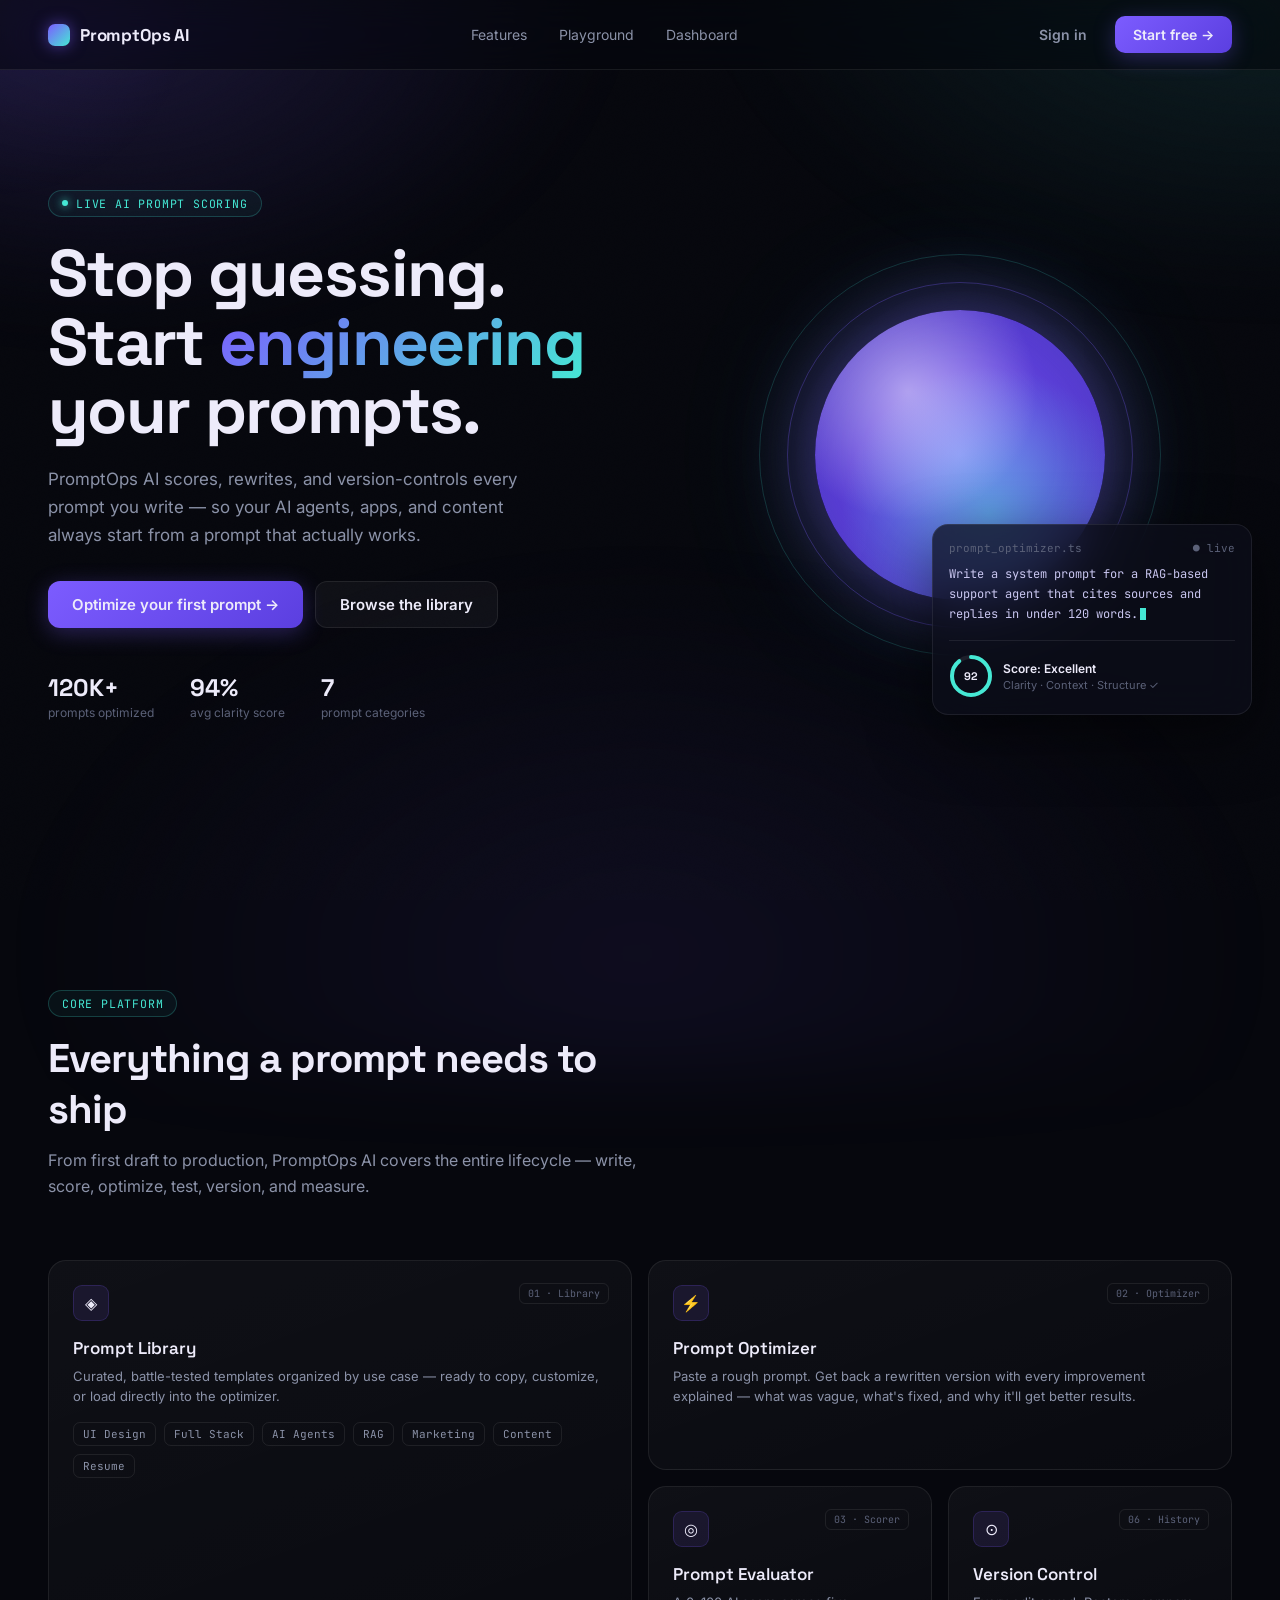
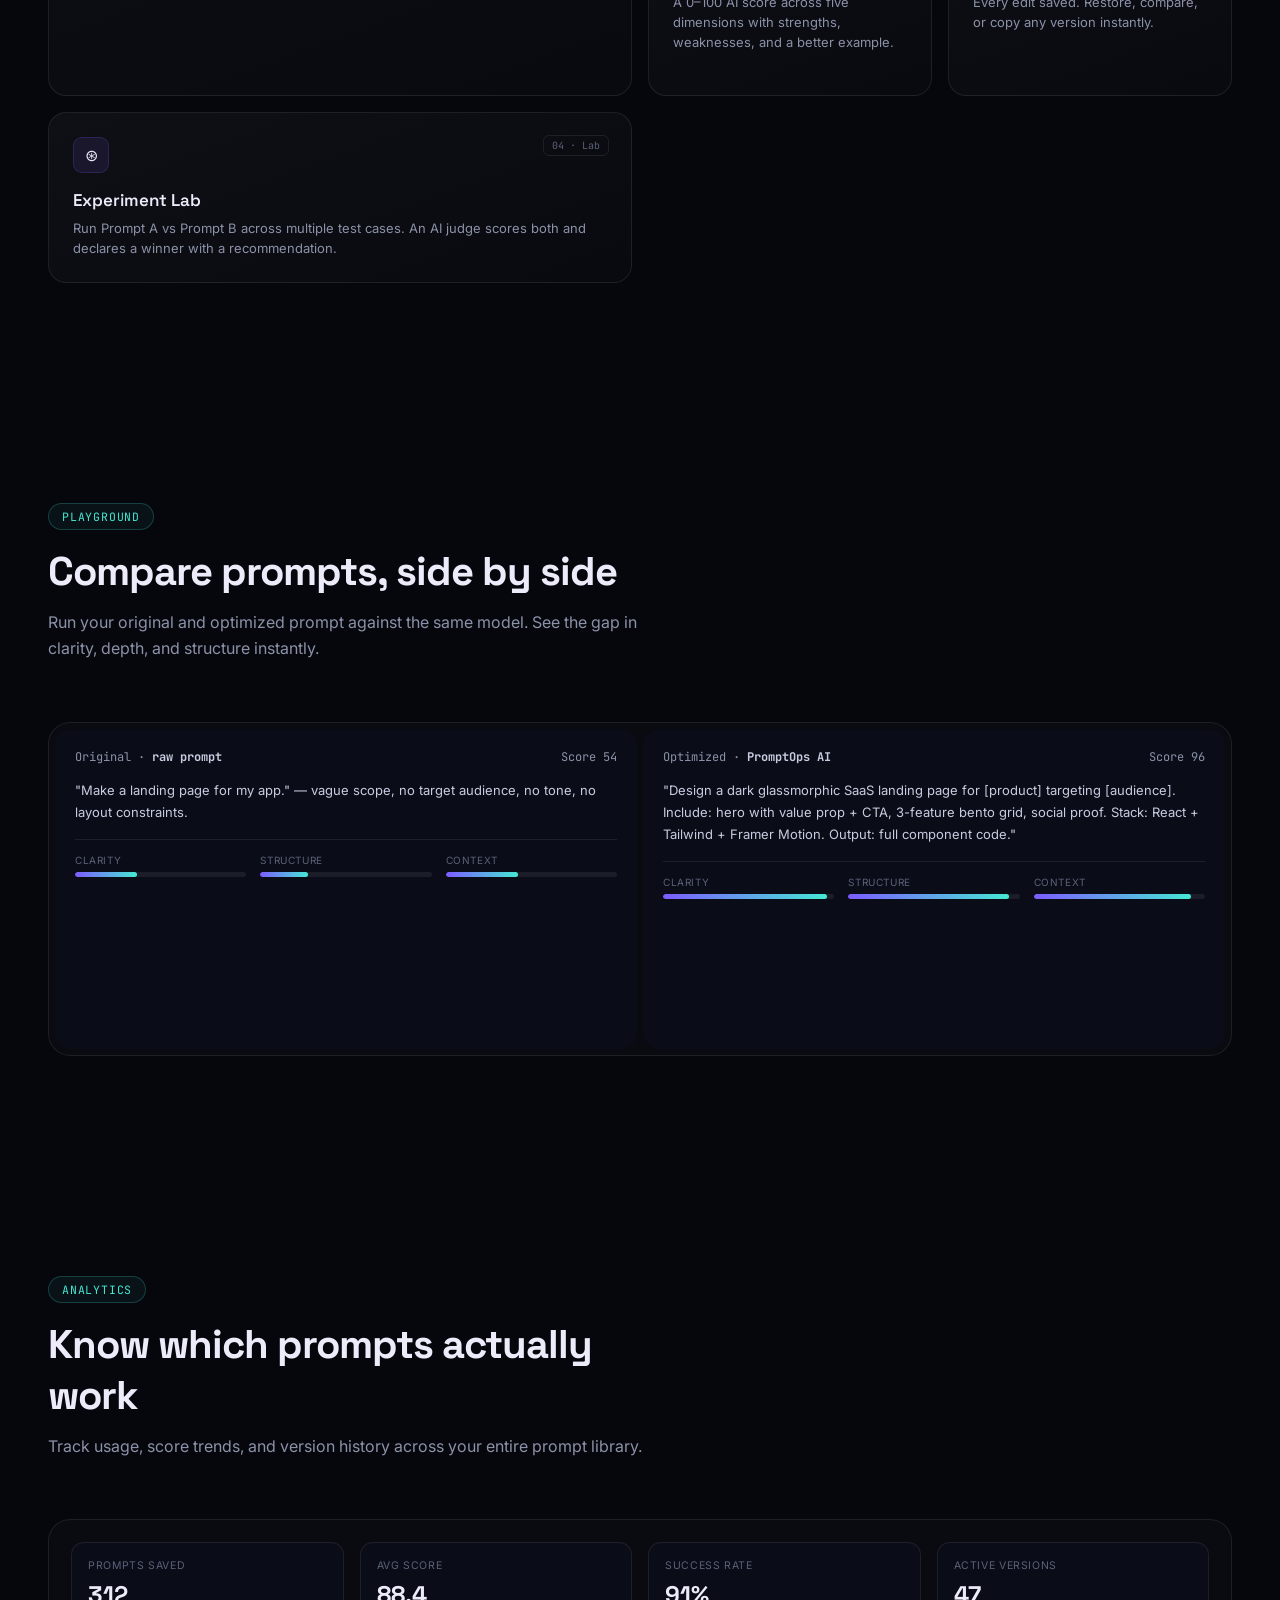
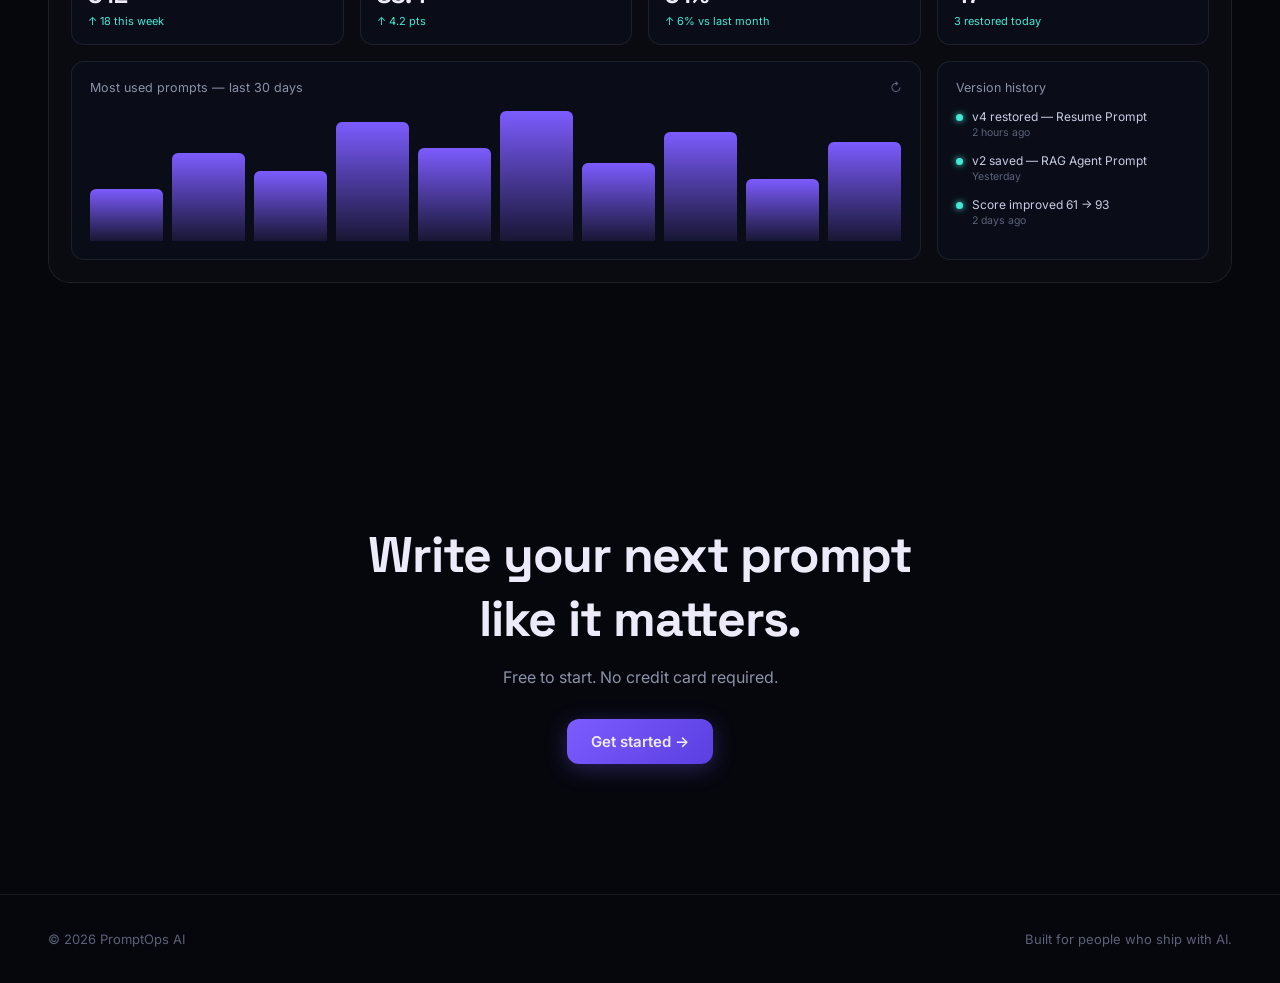
<file: frontend/index.html>
<!DOCTYPE html>
<html lang="en">
<head>
<meta charset="UTF-8">
<meta name="viewport" content="width=device-width, initial-scale=1.0">
<meta name="description" content="PromptOps AI — Score, optimize, and version-control every prompt you write.">
<title>PromptOps AI — Engineer better prompts</title>
<link rel="preconnect" href="https://fonts.googleapis.com">
<link href="https://fonts.googleapis.com/css2?family=Space+Grotesk:wght@400;500;600;700&family=Inter:wght@400;500;600&family=JetBrains+Mono:wght@400;500&display=swap" rel="stylesheet">
<link rel="stylesheet" href="css/landing.css">
</head>
<body>
<div class="aurora" aria-hidden="true"></div>
<div class="noise" aria-hidden="true"></div>
<div class="glow-cursor" id="glow" aria-hidden="true"></div>

<!-- NAV -->
<nav>
  <div class="brand"><span class="mark" aria-hidden="true"></span>PromptOps AI</div>
  <div class="nav-links" aria-label="Page sections">
    <a href="#features">Features</a>
    <a href="#playground">Playground</a>
    <a href="#dashboard">Dashboard</a>
  </div>
  <div class="nav-cta">
    <a href="login.html" class="btn btn-ghost">Sign in</a>
    <a href="signup.html" class="btn btn-primary">Start free →</a>
  </div>
</nav>

<!-- HERO -->
<section class="hero">
  <div>
    <span class="eyebrow"><span class="dot" aria-hidden="true"></span>Live AI prompt scoring</span>
    <h1>Stop guessing.<br>Start <span class="grad">engineering</span><br>your prompts.</h1>
    <p class="lead">PromptOps AI scores, rewrites, and version-controls every prompt you write — so your AI agents, apps, and content always start from a prompt that actually works.</p>
    <div class="hero-actions">
      <a href="login.html" class="btn btn-primary btn-lg">Optimize your first prompt →</a>
      <a href="login.html" class="btn btn-lg">Browse the library</a>
    </div>
    <div class="hero-stats" aria-label="Platform stats">
      <div class="stat"><div class="num">120K+</div><div class="lbl">prompts optimized</div></div>
      <div class="stat"><div class="num">94%</div><div class="lbl">avg clarity score</div></div>
      <div class="stat"><div class="num">7</div><div class="lbl">prompt categories</div></div>
    </div>
  </div>

  <div class="orb-stage" id="orbStage" aria-hidden="true">
    <div class="orb"></div>
    <div class="prompt-card">
      <div class="ph">
        <span>prompt_optimizer.ts</span>
        <span>● live</span>
      </div>
      <div class="typed-text" id="typed-text"></div>
      <div class="score-bar-row">
        <div class="mini-ring">
          <svg width="44" height="44" viewBox="0 0 44 44">
            <circle class="r-bg" cx="22" cy="22" r="19"></circle>
            <circle class="r-fg" cx="22" cy="22" r="19"></circle>
          </svg>
          <div class="r-val">92</div>
        </div>
        <div class="score-meta">
          <div class="st">Score: Excellent</div>
          <div class="ss">Clarity · Context · Structure ✓</div>
        </div>
      </div>
    </div>
  </div>
</section>

<!-- FEATURES -->
<section id="features">
  <div class="sec-head reveal">
    <span class="eyebrow">Core Platform</span>
    <h2>Everything a prompt needs to ship</h2>
    <p>From first draft to production, PromptOps AI covers the entire lifecycle — write, score, optimize, test, version, and measure.</p>
  </div>
  <div class="bento">
    <div class="bcard b1 reveal">
      <span class="btag">01 · Library</span>
      <div class="ico" aria-hidden="true">◈</div>
      <h3>Prompt Library</h3>
      <p>Curated, battle-tested templates organized by use case — ready to copy, customize, or load directly into the optimizer.</p>
      <div class="cat-pills" aria-label="Categories">
        <span class="pill">UI Design</span>
        <span class="pill">Full Stack</span>
        <span class="pill">AI Agents</span>
        <span class="pill">RAG</span>
        <span class="pill">Marketing</span>
        <span class="pill">Content</span>
        <span class="pill">Resume</span>
      </div>
    </div>
    <div class="bcard b2 reveal">
      <span class="btag">02 · Optimizer</span>
      <div class="ico" aria-hidden="true">⚡</div>
      <h3>Prompt Optimizer</h3>
      <p>Paste a rough prompt. Get back a rewritten version with every improvement explained — what was vague, what's fixed, and why it'll get better results.</p>
    </div>
    <div class="bcard b3 reveal">
      <span class="btag">03 · Scorer</span>
      <div class="ico" aria-hidden="true">◎</div>
      <h3>Prompt Evaluator</h3>
      <p>A 0–100 AI score across five dimensions with strengths, weaknesses, and a better example.</p>
    </div>
    <div class="bcard b4 reveal">
      <span class="btag">06 · History</span>
      <div class="ico" aria-hidden="true">⊙</div>
      <h3>Version Control</h3>
      <p>Every edit saved. Restore, compare, or copy any version instantly.</p>
    </div>
    <div class="bcard b5 reveal">
      <span class="btag">04 · Lab</span>
      <div class="ico" aria-hidden="true">⊛</div>
      <h3>Experiment Lab</h3>
      <p>Run Prompt A vs Prompt B across multiple test cases. An AI judge scores both and declares a winner with a recommendation.</p>
    </div>
  </div>
</section>

<!-- PLAYGROUND DEMO -->
<section id="playground">
  <div class="sec-head reveal">
    <span class="eyebrow">Playground</span>
    <h2>Compare prompts, side by side</h2>
    <p>Run your original and optimized prompt against the same model. See the gap in clarity, depth, and structure instantly.</p>
  </div>
  <div class="pg-wrap reveal">
    <div class="pg-pane">
      <div class="pg-pane-head">
        <span class="pg-model">Original · <b>raw prompt</b></span>
        <span class="pg-model">Score 54</span>
      </div>
      <div class="pg-out">"Make a landing page for my app." — vague scope, no target audience, no tone, no layout constraints.</div>
      <div class="metric-bar">
        <div class="metric"><div class="ml">Clarity</div><div class="mtrack"><div class="mfill" style="width:36%"></div></div></div>
        <div class="metric"><div class="ml">Structure</div><div class="mtrack"><div class="mfill" style="width:28%"></div></div></div>
        <div class="metric"><div class="ml">Context</div><div class="mtrack"><div class="mfill" style="width:42%"></div></div></div>
      </div>
    </div>
    <div class="pg-pane">
      <div class="pg-pane-head">
        <span class="pg-model">Optimized · <b>PromptOps AI</b></span>
        <span class="pg-model">Score 96</span>
      </div>
      <div class="pg-out">"Design a dark glassmorphic SaaS landing page for [product] targeting [audience]. Include: hero with value prop + CTA, 3-feature bento grid, social proof. Stack: React + Tailwind + Framer Motion. Output: full component code."</div>
      <div class="metric-bar">
        <div class="metric"><div class="ml">Clarity</div><div class="mtrack"><div class="mfill" style="width:96%"></div></div></div>
        <div class="metric"><div class="ml">Structure</div><div class="mtrack"><div class="mfill" style="width:94%"></div></div></div>
        <div class="metric"><div class="ml">Context</div><div class="mtrack"><div class="mfill" style="width:92%"></div></div></div>
      </div>
    </div>
  </div>
</section>

<!-- DASHBOARD PREVIEW -->
<section id="dashboard">
  <div class="sec-head reveal">
    <span class="eyebrow">Analytics</span>
    <h2>Know which prompts actually work</h2>
    <p>Track usage, score trends, and version history across your entire prompt library.</p>
  </div>
  <div class="dash-mock reveal">
    <div class="mkpi"><div class="ml">Prompts Saved</div><div class="mv">312</div><div class="md">↑ 18 this week</div></div>
    <div class="mkpi"><div class="ml">Avg Score</div><div class="mv">88.4</div><div class="md">↑ 4.2 pts</div></div>
    <div class="mkpi"><div class="ml">Success Rate</div><div class="mv">91%</div><div class="md">↑ 6% vs last month</div></div>
    <div class="mkpi"><div class="ml">Active Versions</div><div class="mv">47</div><div class="md">3 restored today</div></div>
    <div class="chart-card">
      <div class="ch"><span>Most used prompts — last 30 days</span><span style="color:var(--slate-dim)">↻</span></div>
      <div class="bars" id="bars"></div>
    </div>
    <div class="tl-card-mock">
      <div class="ch" style="margin-bottom:14px;font-size:12.5px;color:var(--slate);">Version history</div>
      <div class="tl-item"><div class="tl-d"></div><div><div class="tt">v4 restored — Resume Prompt</div><div class="ts">2 hours ago</div></div></div>
      <div class="tl-item"><div class="tl-d"></div><div><div class="tt">v2 saved — RAG Agent Prompt</div><div class="ts">Yesterday</div></div></div>
      <div class="tl-item"><div class="tl-d"></div><div><div class="tt">Score improved 61 → 93</div><div class="ts">2 days ago</div></div></div>
    </div>
  </div>
</section>

<!-- FINAL CTA -->
<section class="cta-section reveal">
  <h2>Write your next prompt<br>like it matters.</h2>
  <p>Free to start. No credit card required.</p>
  <a href="index.html" class="btn btn-primary btn-lg">Get started →</a>
</section>

<footer>
  <span>© 2026 PromptOps AI</span>
  <span>Built for people who ship with AI.</span>
</footer>

<script src="js/landing.js"></script>
</body>
</html>
</file>
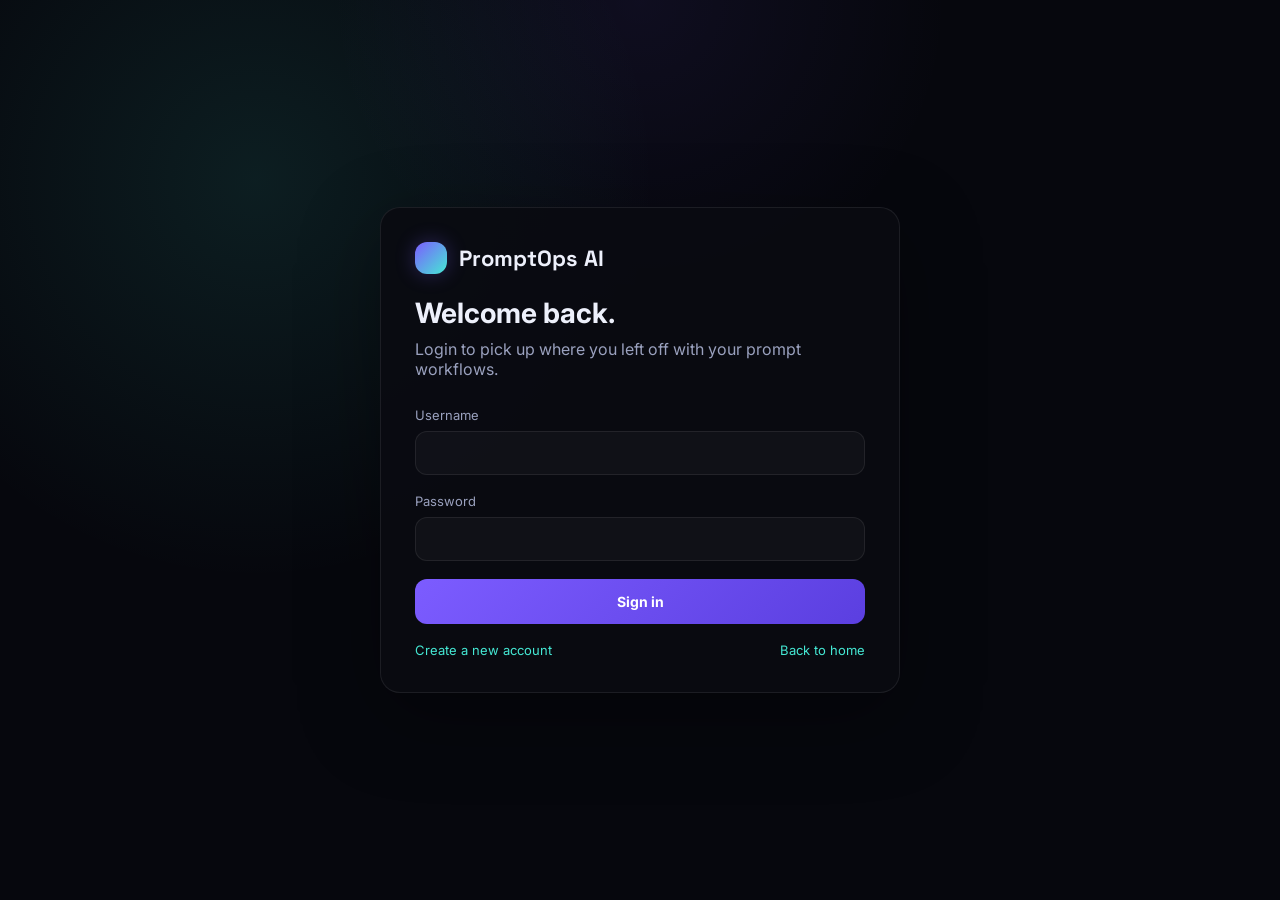
<file: frontend/app.html>
<!DOCTYPE html>
<html lang="en">
<head>
<meta charset="UTF-8">
<meta name="viewport" content="width=device-width, initial-scale=1.0">
<title>PromptOps AI — Workspace</title>
<link rel="preconnect" href="https://fonts.googleapis.com">
<link href="https://fonts.googleapis.com/css2?family=Space+Grotesk:wght@400;500;600;700&family=Inter:wght@400;500;600&family=JetBrains+Mono:wght@400;500&display=swap" rel="stylesheet">
<link rel="stylesheet" href="css/index.css">
</head>
<body>

<!-- Mobile topbar -->
<div class="mobile-bar" id="mobile-bar">
  <button class="hamburger" onclick="toggleSidebar()" aria-label="Open menu">☰</button>
  <div class="mark" style="width:20px;height:20px;border-radius:6px;background:linear-gradient(135deg,var(--violet),var(--cyan));"></div>
  <span class="brand-text">PromptOps AI</span>
</div>
<div class="sidebar-overlay" id="sidebar-overlay" onclick="toggleSidebar()"></div>

<div class="app">
  <!-- SIDEBAR -->
  <aside class="sidebar" id="sidebar" aria-label="Navigation">
    <div class="sidebar-top">
      <div class="brand">
        <div class="mark" role="presentation"></div>
        <span class="brand-text">PromptOps AI</span>
      </div>
    </div>
    <nav class="sidebar-nav" id="nav" aria-label="Main navigation"></nav>
    <div class="sidebar-foot">
      <button class="btn btn-ghost" id="logout-button" type="button">Logout</button>
      <a href="index.html">← Back to Home</a>
    </div>
  </aside>

  <!-- WORKSPACE -->
  <main class="workspace-wrap" id="workspace-wrap" role="main"></main>
</div>

<div id="toast-container" aria-live="polite" aria-atomic="false"></div>

<!--
  Script loading order (each file depends only on those above it):

  1. utils.js      - esc, toast, copyText, copyRaw, setLoading, showError
  2. api.js        - api(), API_BASE
  3. auth.js       - getAuthToken, clearAuthToken, redirectToLogin, verifyAuthToken
  4. navigation.js - PAGES, buildNav, toggleSidebar, greeting, goTo, renderPage, initPage
  5. analytics.js  - homeTpl, initHome, analyticsTpl, loadAnalytics
  6. evaluator.js  - evaluateTpl, runEvaluate, getScoreLabel, useBetterPrompt
  7. optimizer.js  - optimizeTpl, runOptimize, saveOptimizedVersion, evaluateOptimized
  8. library.js    - CATEGORIES, libraryTpl, loadLibrary, debouncedLibSearch,
                     selectCat, toggleFav, loadIntoOptimizer, loadIntoEvaluator
  9. playground.js - playgroundTpl, runPlayground
  10. experiments.js - abtestTpl, runABTest
  11. versions.js  - versionsTpl, saveVersion, loadVersions, filterVersions,
                     renderTimeline, restoreVersion, deleteVersion
  12. index.js     - wires logout button, calls buildNav(), boots app
-->
<script src="js/utils.js"></script>
<script src="js/api.js"></script>
<script src="js/auth.js"></script>
<script src="js/navigation.js"></script>
<script src="js/analytics.js"></script>
<script src="js/evaluator.js"></script>
<script src="js/optimizer.js"></script>
<script src="js/library.js"></script>
<script src="js/playground.js"></script>
<script src="js/experiments.js"></script>
<script src="js/versions.js"></script>
<script src="js/index.js"></script>

</body>
</html>
</file>
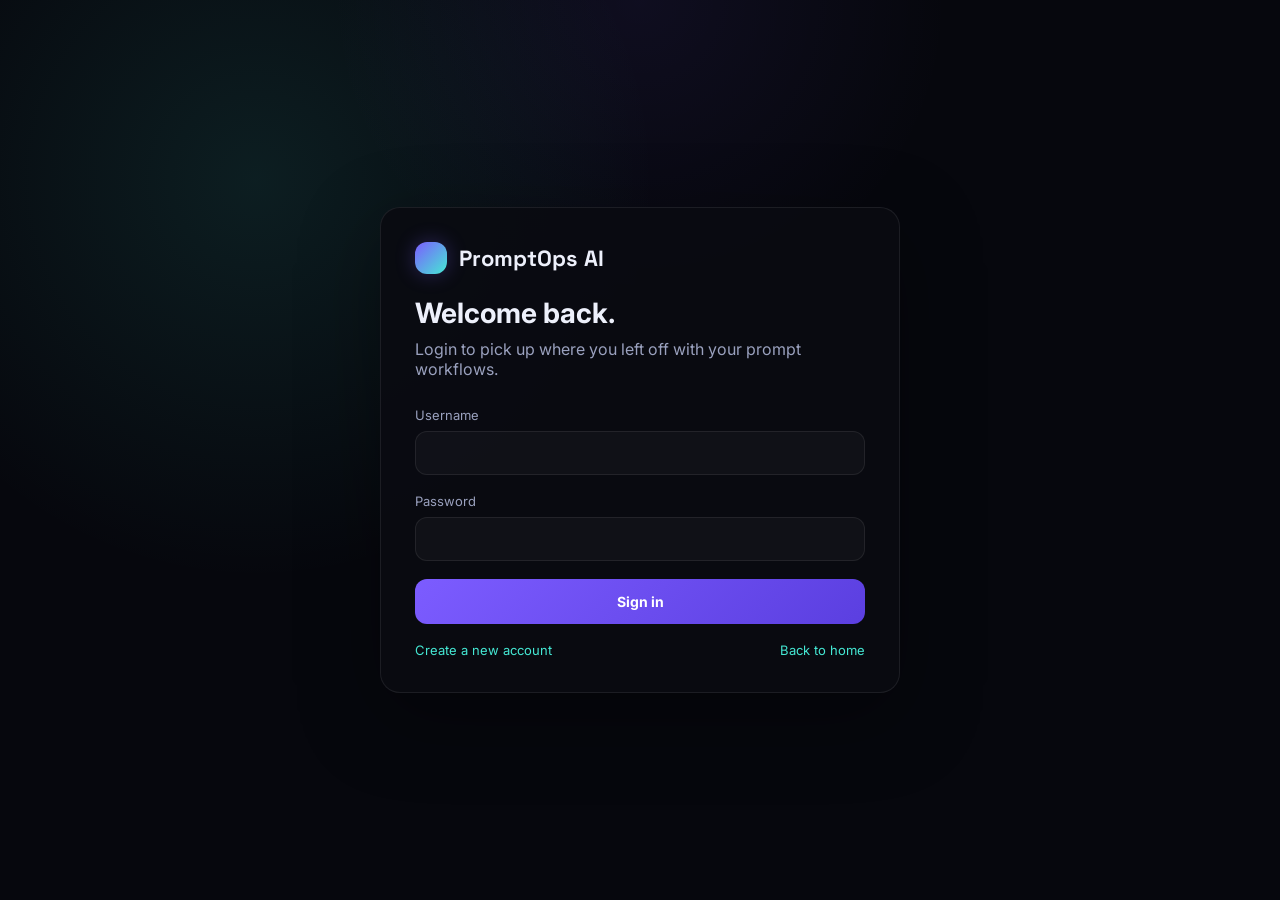
<file: frontend/login.html>
<!DOCTYPE html>
<html lang="en">
<head>
<meta charset="UTF-8">
<meta name="viewport" content="width=device-width, initial-scale=1.0">
<title>PromptOps AI — Login</title>
<link rel="preconnect" href="https://fonts.googleapis.com">
<link href="https://fonts.googleapis.com/css2?family=Space+Grotesk:wght@400;500;600;700&family=Inter:wght@400;500;600&family=JetBrains+Mono:wght@400;500&display=swap" rel="stylesheet">
<style>
:root {
  --bg: #06070d;
  --panel: #0d1020;
  --panel-2: #121624;
  --line: rgba(255,255,255,0.08);
  --ink: #edf0fb;
  --slate: #9aa1be;
  --violet: #7c5cff;
  --cyan: #45e8d4;
  --radius: 20px;
}
*, *::before, *::after { box-sizing: border-box; margin: 0; padding: 0; }
html, body { min-height: 100%; }
body {
  font-family: 'Inter', sans-serif;
  color: var(--ink);
  background: radial-gradient(circle at top, rgba(124,92,255,0.08), transparent 28%),
              radial-gradient(circle at 20% 20%, rgba(69,232,212,0.1), transparent 32%),
              var(--bg);
}
a { color: inherit; text-decoration: none; }
button { font-family: inherit; }
.page { display: grid; place-items: center; min-height: 100vh; padding: 24px; }
.card {
  width: min(520px, 100%);
  padding: 34px;
  border-radius: var(--radius);
  background: rgba(10,11,18,0.94);
  border: 1px solid var(--line);
  box-shadow: 0 24px 80px rgba(0,0,0,0.35);
}
.brand { display: flex; gap: 12px; align-items: center; margin-bottom: 24px; }
.mark { width: 32px; height: 32px; border-radius: 12px; background: linear-gradient(135deg, var(--violet), var(--cyan)); box-shadow: 0 0 20px rgba(124,92,255,0.3); }
.brand-text { font-family: 'Space Grotesk', sans-serif; font-size: 22px; font-weight: 700; }
.headline { font-size: 28px; line-height: 1.1; margin-bottom: 10px; }
.subline { color: var(--slate); margin-bottom: 28px; }
.form-group { margin-bottom: 18px; }
label { display: block; margin-bottom: 8px; font-size: 13px; color: var(--slate); }
input { width: 100%; border: 1px solid var(--line); border-radius: 12px; background: rgba(255,255,255,0.03); color: var(--ink); padding: 13px 14px; font-size: 14px; }
input:focus { outline: none; border-color: var(--violet); box-shadow: 0 0 0 3px rgba(124,92,255,0.12); }
.btn { display: inline-flex; align-items: center; justify-content: center; width: 100%; border: none; border-radius: 12px; padding: 14px 0; font-weight: 700; font-size: 14px; cursor: pointer; color: #fff; background: linear-gradient(135deg, var(--violet), #5b3fe0); transition: transform 0.18s, filter 0.18s; }
.btn:hover { filter: brightness(1.05); transform: translateY(-1px); }
.cta-row { margin-top: 18px; display: flex; justify-content: space-between; gap: 12px; flex-wrap: wrap; }
.cta-row a { color: var(--cyan); font-size: 13px; }
#error { margin-top: 12px; color: #ff9ca8; font-size: 13px; }
</style>
</head>
<body>
<div class="page">
  <div class="card">
    <div class="brand">
      <div class="mark" aria-hidden="true"></div>
      <div class="brand-text">PromptOps AI</div>
    </div>
    <div>
      <h1 class="headline">Welcome back.</h1>
      <p class="subline">Login to pick up where you left off with your prompt workflows.</p>
    </div>
    <form id="login-form">
      <div class="form-group">
        <label for="username">Username</label>
        <input id="username" name="username" type="text" autocomplete="username" required />
      </div>
      <div class="form-group">
        <label for="password">Password</label>
        <input id="password" name="password" type="password" autocomplete="current-password" required />
      </div>
      <button type="submit" class="btn">Sign in</button>
      <div id="error" role="alert" aria-live="polite"></div>
    </form>
    <div class="cta-row">
      <a href="signup.html">Create a new account</a>
      <a href="index.html">Back to home</a>
    </div>
  </div>
</div>
<script>
const API_BASE = "https://promptops-ai.onrender.com";
const AUTH_STORAGE_KEY = "promptops_auth_token";
const form = document.getElementById("login-form");
const errorEl = document.getElementById("error");
form.addEventListener("submit", async (event) => {
  event.preventDefault();
  errorEl.textContent = "";
  const username = form.username.value.trim();
  const password = form.password.value;
  if (!username || !password) {
    errorEl.textContent = "Username and password are required.";
    return;
  }
  try {
    const res = await fetch(`${API_BASE}/auth/login`, {
      method: "POST",
      headers: { "Content-Type": "application/json" },
      body: JSON.stringify({ username, password }),
    });
    const body = await res.json().catch(() => ({}));
    if (!res.ok) {
      errorEl.textContent = body.detail || "Login failed. Please check your credentials.";
      return;
    }
    localStorage.setItem(AUTH_STORAGE_KEY, body.access_token);
    window.location.href = "app.html";
  } catch (err) {
    errorEl.textContent = err.message || "Unable to connect to the server.";
  }
});
</script>
</body>
</html>
</file>
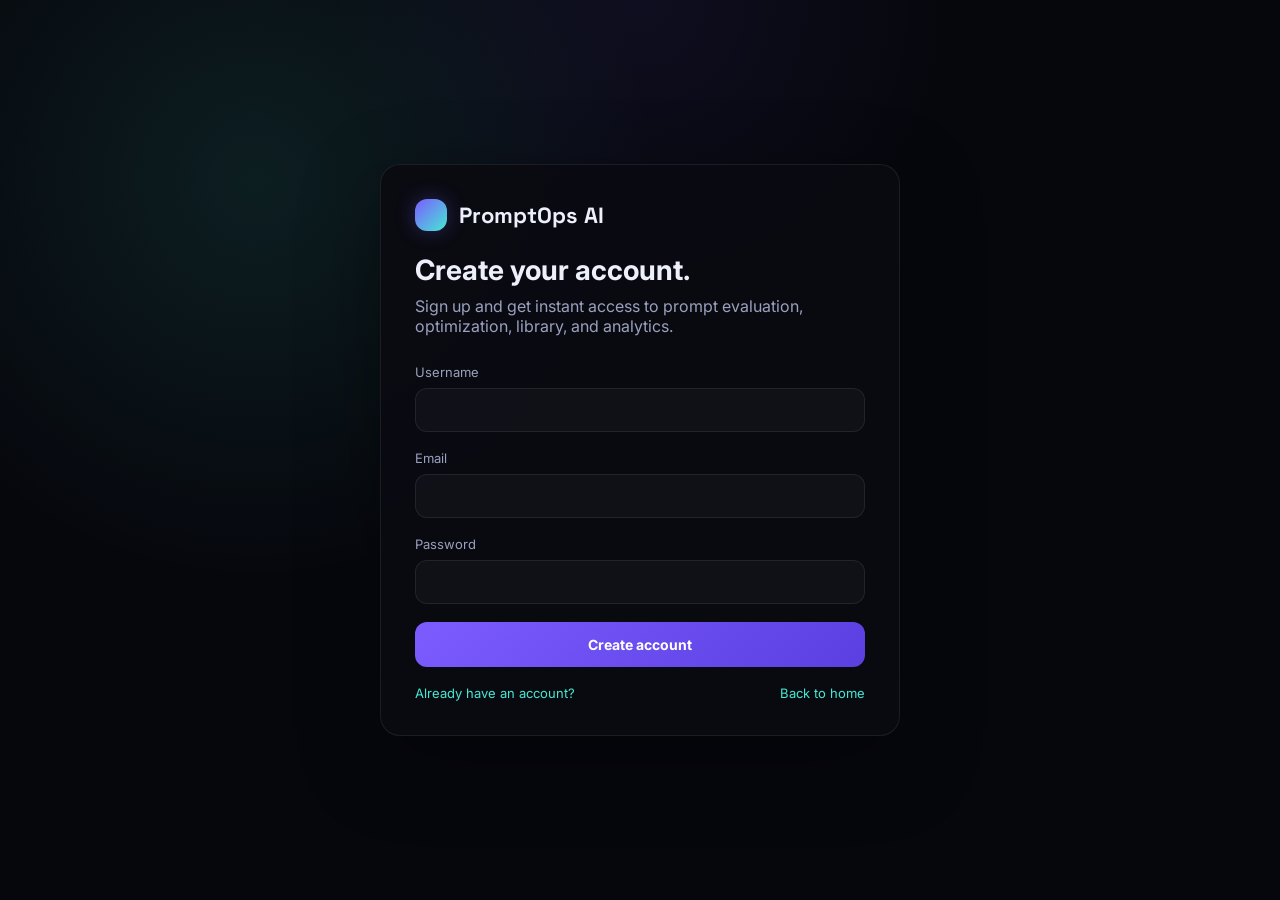
<file: frontend/signup.html>
<!DOCTYPE html>
<html lang="en">
<head>
<meta charset="UTF-8">
<meta name="viewport" content="width=device-width, initial-scale=1.0">
<title>PromptOps AI — Sign Up</title>
<link rel="preconnect" href="https://fonts.googleapis.com">
<link href="https://fonts.googleapis.com/css2?family=Space+Grotesk:wght@400;500;600;700&family=Inter:wght@400;500;600&family=JetBrains+Mono:wght@400;500&display=swap" rel="stylesheet">
<style>
:root {
  --bg: #06070d;
  --panel: #0d1020;
  --panel-2: #121624;
  --line: rgba(255,255,255,0.08);
  --ink: #edf0fb;
  --slate: #9aa1be;
  --violet: #7c5cff;
  --cyan: #45e8d4;
  --radius: 20px;
}
*, *::before, *::after { box-sizing: border-box; margin: 0; padding: 0; }
html, body { min-height: 100%; }
body {
  font-family: 'Inter', sans-serif;
  color: var(--ink);
  background: radial-gradient(circle at top, rgba(124,92,255,0.08), transparent 28%),
              radial-gradient(circle at 20% 20%, rgba(69,232,212,0.1), transparent 32%),
              var(--bg);
}
a { color: inherit; text-decoration: none; }
button { font-family: inherit; }
.page { display: grid; place-items: center; min-height: 100vh; padding: 24px; }
.card {
  width: min(520px, 100%);
  padding: 34px;
  border-radius: var(--radius);
  background: rgba(10,11,18,0.94);
  border: 1px solid var(--line);
  box-shadow: 0 24px 80px rgba(0,0,0,0.35);
}
.brand { display: flex; gap: 12px; align-items: center; margin-bottom: 24px; }
.mark { width: 32px; height: 32px; border-radius: 12px; background: linear-gradient(135deg, var(--violet), var(--cyan)); box-shadow: 0 0 20px rgba(124,92,255,0.3); }
.brand-text { font-family: 'Space Grotesk', sans-serif; font-size: 22px; font-weight: 700; }
.headline { font-size: 28px; line-height: 1.1; margin-bottom: 10px; }
.subline { color: var(--slate); margin-bottom: 28px; }
.form-group { margin-bottom: 18px; }
label { display: block; margin-bottom: 8px; font-size: 13px; color: var(--slate); }
input { width: 100%; border: 1px solid var(--line); border-radius: 12px; background: rgba(255,255,255,0.03); color: var(--ink); padding: 13px 14px; font-size: 14px; }
input:focus { outline: none; border-color: var(--violet); box-shadow: 0 0 0 3px rgba(124,92,255,0.12); }
.btn { display: inline-flex; align-items: center; justify-content: center; width: 100%; border: none; border-radius: 12px; padding: 14px 0; font-weight: 700; font-size: 14px; cursor: pointer; color: #fff; background: linear-gradient(135deg, var(--violet), #5b3fe0); transition: transform 0.18s, filter 0.18s; }
.btn:hover { filter: brightness(1.05); transform: translateY(-1px); }
.cta-row { margin-top: 18px; display: flex; justify-content: space-between; gap: 12px; flex-wrap: wrap; }
.cta-row a { color: var(--cyan); font-size: 13px; }
#error { margin-top: 12px; color: #ff9ca8; font-size: 13px; }
</style>
</head>
<body>
<div class="page">
  <div class="card">
    <div class="brand">
      <div class="mark" aria-hidden="true"></div>
      <div class="brand-text">PromptOps AI</div>
    </div>
    <div>
      <h1 class="headline">Create your account.</h1>
      <p class="subline">Sign up and get instant access to prompt evaluation, optimization, library, and analytics.</p>
    </div>
    <form id="signup-form">
      <div class="form-group">
        <label for="username">Username</label>
        <input id="username" name="username" type="text" autocomplete="username" required />
      </div>
      <div class="form-group">
        <label for="email">Email</label>
        <input id="email" name="email" type="email" autocomplete="email" required />
      </div>
      <div class="form-group">
        <label for="password">Password</label>
        <input id="password" name="password" type="password" autocomplete="new-password" required />
      </div>
      <button type="submit" class="btn">Create account</button>
      <div id="error" role="alert" aria-live="polite"></div>
    </form>
    <div class="cta-row">
      <a href="login.html">Already have an account?</a>
      <a href="index.html">Back to home</a>
    </div>
  </div>
</div>
<script>
const API_BASE = "https://promptops-ai.onrender.com";
const AUTH_STORAGE_KEY = "promptops_auth_token";
const form = document.getElementById("signup-form");
const errorEl = document.getElementById("error");
form.addEventListener("submit", async (event) => {
  event.preventDefault();
  errorEl.textContent = "";
  const username = form.username.value.trim();
  const email = form.email.value.trim();
  const password = form.password.value;
  if (!username || !email || !password) {
    errorEl.textContent = "All fields are required.";
    return;
  }
  try {
    const res = await fetch(`${API_BASE}/auth/signup`, {
      method: "POST",
      headers: { "Content-Type": "application/json" },
      body: JSON.stringify({ username, email, password }),
    });
    const body = await res.json().catch(() => ({}));
    if (!res.ok) {
      errorEl.textContent = body.detail || "Unable to create account.";
      return;
    }
    localStorage.setItem(AUTH_STORAGE_KEY, body.access_token);
    window.location.href = "app.html";
  } catch (err) {
    errorEl.textContent = err.message || "Unable to connect to the server.";
  }
});
</script>
</body>
</html>
</file>
<file: frontend/css/landing.css>
/* ── TOKENS ── */
:root {
  --bg: #06070d;
  --bg-2: #0a0d18;
  --violet: #7c5cff;
  --cyan: #45e8d4;
  --amber: #ffb454;
  --ink: #edebfa;
  --ink-2: #c8cce0;
  --slate: #8b92a8;
  --slate-dim: #5b6178;
  --line: rgba(255,255,255,0.08);
  --glass: rgba(255,255,255,0.04);
  --radius: 18px;
}

/* ── RESET ── */
*, *::before, *::after { margin: 0; padding: 0; box-sizing: border-box; }
html { scroll-behavior: smooth; }
body {
  background: var(--bg);
  color: var(--ink);
  font-family: 'Inter', sans-serif;
  overflow-x: hidden;
  -webkit-font-smoothing: antialiased;
}
a { color: inherit; text-decoration: none; }
::selection { background: rgba(124,92,255,0.35); }

@media (prefers-reduced-motion: reduce) {
  *, *::before, *::after { animation-duration: 0.01ms !important; transition-duration: 0.01ms !important; }
}

/* ── BG FX ── */
.noise {
  position: fixed; inset: 0; pointer-events: none; z-index: 1; opacity: 0.025; mix-blend-mode: overlay;
  background-image: url("data:image/svg+xml,%3Csvg xmlns='http://www.w3.org/2000/svg' width='120' height='120'%3E%3Cfilter id='n'%3E%3CfeTurbulence type='fractalNoise' baseFrequency='0.9' numOctaves='2' stitchTiles='stitch'/%3E%3C/filter%3E%3Crect width='100%25' height='100%25' filter='url(%23n)'/%3E%3C/svg%3E");
}
.aurora {
  position: fixed; inset: -20%; z-index: 0; pointer-events: none;
  background:
    radial-gradient(40% 35% at 20% 15%, rgba(124,92,255,0.18), transparent 70%),
    radial-gradient(45% 40% at 85% 10%, rgba(69,232,212,0.12), transparent 70%),
    radial-gradient(50% 45% at 50% 90%, rgba(124,92,255,0.08), transparent 70%);
  filter: blur(40px);
  animation: auroraShift 24s ease-in-out infinite alternate;
}
@keyframes auroraShift { 0% { transform: translate(0,0); } 100% { transform: translate(2%,3%); } }

.glow-cursor {
  position: fixed; width: 400px; height: 400px; border-radius: 50%;
  background: radial-gradient(circle, rgba(124,92,255,0.09), transparent 70%);
  pointer-events: none; z-index: 1; transform: translate(-50%,-50%);
  transition: opacity 0.3s; will-change: left, top;
}

/* ── NAV ── */
nav {
  position: sticky; top: 0; z-index: 50;
  display: flex; align-items: center; justify-content: space-between;
  padding: 16px 48px;
  backdrop-filter: blur(18px) saturate(140%);
  background: rgba(6,7,13,0.6);
  border-bottom: 1px solid var(--line);
}
.brand { display: flex; align-items: center; gap: 10px; font-family: 'Space Grotesk', sans-serif; font-weight: 700; font-size: 17px; letter-spacing: -0.01em; }
.brand .mark { width: 22px; height: 22px; border-radius: 7px; background: linear-gradient(135deg,var(--violet),var(--cyan)); box-shadow: 0 0 16px rgba(124,92,255,0.55); }
.nav-links { display: flex; gap: 32px; font-size: 14px; }
.nav-links a { color: var(--slate); transition: color 0.2s; }
.nav-links a:hover { color: var(--ink); }
.nav-cta { display: flex; gap: 10px; align-items: center; }

/* ── BUTTONS ── */
.btn {
  font-family: 'Inter', sans-serif; font-size: 14px; font-weight: 600;
  padding: 10px 18px; border-radius: 10px; border: 1px solid var(--line);
  background: var(--glass); color: var(--ink); cursor: pointer;
  transition: border-color 0.2s, background 0.2s, transform 0.15s, box-shadow 0.2s;
  display: inline-flex; align-items: center; gap: 7px;
  text-decoration: none;
}
.btn:hover { border-color: rgba(124,92,255,0.4); background: rgba(124,92,255,0.07); }
.btn:active { transform: scale(0.98); }
.btn-primary { background: linear-gradient(135deg,var(--violet),#5b3fe0); border: none; box-shadow: 0 5px 22px rgba(124,92,255,0.3); }
.btn-primary:hover { box-shadow: 0 8px 28px rgba(124,92,255,0.5); transform: translateY(-1px); }
.btn-ghost { background: transparent; border: none; color: var(--slate); }
.btn-ghost:hover { color: var(--ink); background: transparent; border: none; }
.btn-lg { padding: 13px 24px; font-size: 15px; border-radius: 12px; }

/* ── EYEBROW ── */
.eyebrow {
  display: inline-flex; align-items: center; gap: 8px;
  font-family: 'JetBrains Mono', monospace; font-size: 11.5px; letter-spacing: 0.07em;
  color: var(--cyan); text-transform: uppercase;
  border: 1px solid rgba(69,232,212,0.22); border-radius: 100px; padding: 5px 13px;
  background: rgba(69,232,212,0.05);
}
.eyebrow .dot { width: 6px; height: 6px; border-radius: 50%; background: var(--cyan); box-shadow: 0 0 8px var(--cyan); animation: pulse 2s infinite; }
@keyframes pulse { 0%,100% { opacity: 1; } 50% { opacity: 0.3; } }

/* ── SECTIONS ── */
section { position: relative; z-index: 2; padding: 110px 48px; }

/* ── HERO ── */
.hero { display: grid; grid-template-columns: 1.05fr 0.95fr; gap: 40px; align-items: center; min-height: 90vh; padding-top: 70px; }
.hero h1 { font-family: 'Space Grotesk', sans-serif; font-weight: 700; font-size: clamp(38px,5.2vw,66px); line-height: 1.04; letter-spacing: -0.025em; margin: 22px 0 20px; }
.hero h1 .grad { background: linear-gradient(135deg,var(--violet),var(--cyan)); -webkit-background-clip: text; background-clip: text; color: transparent; }
.hero p.lead { font-size: 17px; color: var(--slate); max-width: 480px; line-height: 1.65; margin-bottom: 32px; }
.hero-actions { display: flex; gap: 12px; margin-bottom: 44px; flex-wrap: wrap; }
.hero-stats { display: flex; gap: 36px; }
.stat .num { font-family: 'Space Grotesk', sans-serif; font-size: 24px; font-weight: 700; }
.stat .lbl { font-size: 12px; color: var(--slate-dim); margin-top: 2px; }

/* ── ORB ── */
.orb-stage { position: relative; height: 540px; display: flex; align-items: center; justify-content: center; }
.orb {
  position: relative; width: 290px; height: 290px; border-radius: 50%;
  background:
    radial-gradient(circle at 32% 28%, rgba(255,255,255,0.48), transparent 45%),
    radial-gradient(circle at 60% 70%, rgba(69,232,212,0.48), transparent 55%),
    radial-gradient(circle at 50% 50%, #8e6cff, #4a2fcb 70%, #1a0f66 100%);
  box-shadow: 0 0 80px rgba(124,92,255,0.5), 0 0 160px rgba(69,232,212,0.14), inset 0 0 60px rgba(255,255,255,0.12);
  animation: orbFloat 6s ease-in-out infinite;
  will-change: transform;
}
@keyframes orbFloat { 0%,100% { transform: translateY(0); } 50% { transform: translateY(-14px); } }
.orb::before, .orb::after {
  content: ''; position: absolute; border-radius: 50%; border: 1px solid rgba(124,92,255,0.3);
}
.orb::before { inset: -28px; animation: ringSpin 14s linear infinite; }
.orb::after { inset: -56px; border-color: rgba(69,232,212,0.18); animation: ringSpin 22s linear infinite reverse; }
@keyframes ringSpin { to { transform: rotate(360deg); } }
.particle {
  position: absolute; width: 4px; height: 4px; border-radius: 50%;
  background: var(--cyan); box-shadow: 0 0 7px var(--cyan); opacity: 0;
  animation: floatP linear infinite;
  will-change: transform, opacity;
}
@keyframes floatP { 0% { transform: translate(0,0); opacity: 0; } 10% { opacity: 0.85; } 100% { transform: translate(var(--dx),var(--dy)); opacity: 0; } }

/* ── PROMPT CARD ── */
.prompt-card {
  position: absolute; bottom: 10px; right: -20px; width: 320px;
  background: rgba(12,14,26,0.75); border: 1px solid var(--line); border-radius: 16px;
  backdrop-filter: blur(20px); padding: 16px; box-shadow: 0 20px 60px rgba(0,0,0,0.5);
  animation: cardFloat 7s ease-in-out infinite;
}
@keyframes cardFloat { 0%,100% { transform: translateY(0); } 50% { transform: translateY(10px); } }
.prompt-card .ph { display: flex; justify-content: space-between; align-items: center; margin-bottom: 10px; }
.prompt-card .ph span { font-family: 'JetBrains Mono', monospace; font-size: 11px; color: var(--slate-dim); }
.typed-text { font-family: 'JetBrains Mono', monospace; font-size: 12px; color: #c9c6f0; line-height: 1.65; min-height: 62px; }
.cursor-blink { display: inline-block; width: 6px; height: 12px; background: var(--cyan); margin-left: 2px; animation: blink 1s steps(1) infinite; vertical-align: middle; }
@keyframes blink { 50% { opacity: 0; } }

.score-bar-row { display: flex; align-items: center; gap: 10px; margin-top: 13px; padding-top: 13px; border-top: 1px solid var(--line); }
.mini-ring { position: relative; width: 44px; height: 44px; flex-shrink: 0; }
.mini-ring svg { transform: rotate(-90deg); }
.mini-ring circle { fill: none; stroke-width: 4; }
.mini-ring .r-bg { stroke: rgba(255,255,255,0.08); }
.mini-ring .r-fg { stroke: var(--cyan); stroke-linecap: round; stroke-dasharray: 122; stroke-dashoffset: 122; animation: scoreFill 2.4s 0.5s ease-out forwards; }
@keyframes scoreFill { to { stroke-dashoffset: 16; } }
.mini-ring .r-val { position: absolute; inset: 0; display: flex; align-items: center; justify-content: center; font-size: 11px; font-weight: 700; font-family: 'Space Grotesk', sans-serif; }
.score-meta .st { font-size: 12px; font-weight: 600; }
.score-meta .ss { font-size: 11px; color: var(--slate-dim); margin-top: 2px; }

/* ── SECTION HEADERS ── */
.sec-head { max-width: 620px; margin-bottom: 60px; }
.sec-head h2 { font-family: 'Space Grotesk', sans-serif; font-size: clamp(28px,3.2vw,40px); font-weight: 700; letter-spacing: -0.025em; margin: 16px 0 12px; }
.sec-head p { color: var(--slate); font-size: 16px; line-height: 1.65; }

/* ── BENTO ── */
.bento { display: grid; grid-template-columns: repeat(4,1fr); grid-template-rows: repeat(2, 210px); gap: 16px; }
.bcard {
  position: relative; border-radius: var(--radius); border: 1px solid var(--line);
  background: linear-gradient(160deg, rgba(255,255,255,0.04), rgba(255,255,255,0.015));
  padding: 24px; overflow: hidden; transition: transform 0.3s, border-color 0.3s, box-shadow 0.3s;
}
.bcard:hover { transform: translateY(-5px); border-color: rgba(124,92,255,0.35); box-shadow: 0 18px 46px rgba(124,92,255,0.1); }
.bcard::before {
  content: ''; position: absolute; inset: 0; opacity: 0; transition: opacity 0.3s;
  background: radial-gradient(200px circle at var(--mx,50%) var(--my,50%), rgba(124,92,255,0.15), transparent 70%);
}
.bcard:hover::before { opacity: 1; }
.bcard .ico { width: 36px; height: 36px; border-radius: 9px; display: flex; align-items: center; justify-content: center; margin-bottom: 16px; background: rgba(124,92,255,0.1); border: 1px solid rgba(124,92,255,0.2); font-size: 16px; }
.bcard h3 { font-family: 'Space Grotesk', sans-serif; font-size: 17px; font-weight: 600; margin-bottom: 7px; position: relative; z-index: 2; }
.bcard p { font-size: 13px; color: var(--slate); line-height: 1.55; position: relative; z-index: 2; }
.bcard .btag { position: absolute; top: 22px; right: 22px; font-family: 'JetBrains Mono', monospace; font-size: 10px; color: var(--slate-dim); border: 1px solid var(--line); padding: 3px 8px; border-radius: 6px; }
.b1 { grid-column: span 2; grid-row: span 2; }
.b2 { grid-column: span 2; }
.b3 { grid-column: span 1; }
.b4 { grid-column: span 1; }
.b5 { grid-column: span 2; }

.cat-pills { display: flex; flex-wrap: wrap; gap: 8px; margin-top: 16px; position: relative; z-index: 2; }
.pill { font-size: 11px; font-family: 'JetBrains Mono', monospace; padding: 4px 9px; border-radius: 7px; border: 1px solid var(--line); color: var(--slate); }

/* ── PLAYGROUND SECTION ── */
.pg-wrap {
  border-radius: 22px; border: 1px solid var(--line); background: rgba(255,255,255,0.02);
  padding: 6px; display: grid; grid-template-columns: 1fr 1fr; gap: 6px;
}
.pg-pane { background: var(--bg-2); border-radius: 16px; padding: 20px; min-height: 320px; }
.pg-pane-head { display: flex; justify-content: space-between; align-items: center; margin-bottom: 14px; }
.pg-model { font-family: 'JetBrains Mono', monospace; font-size: 12px; color: var(--slate); }
.pg-model b { color: var(--ink-2); }
.pg-out { font-size: 13px; color: var(--ink-2); line-height: 1.7; }
.metric-bar { display: flex; gap: 14px; margin-top: 16px; padding-top: 14px; border-top: 1px solid var(--line); }
.metric { flex: 1; }
.metric .ml { font-size: 10px; color: var(--slate-dim); text-transform: uppercase; letter-spacing: .06em; margin-bottom: 6px; }
.metric .mtrack { height: 5px; border-radius: 3px; background: rgba(255,255,255,0.07); overflow: hidden; }
.metric .mfill { height: 100%; border-radius: 3px; background: linear-gradient(90deg,var(--violet),var(--cyan)); }

/* ── DASHBOARD MOCK ── */
.dash-mock {
  border-radius: 22px; border: 1px solid var(--line); background: rgba(255,255,255,0.02);
  padding: 22px; display: grid; grid-template-columns: repeat(4,1fr); gap: 16px;
}
.mkpi { background: var(--bg-2); border-radius: 13px; padding: 16px; border: 1px solid var(--line); }
.mkpi .ml { font-size: 10.5px; color: var(--slate-dim); text-transform: uppercase; letter-spacing: .06em; }
.mkpi .mv { font-family: 'Space Grotesk', sans-serif; font-size: 24px; font-weight: 700; margin-top: 7px; }
.mkpi .md { font-size: 11px; color: var(--cyan); margin-top: 4px; }
.chart-card { grid-column: span 3; background: var(--bg-2); border-radius: 13px; padding: 18px; border: 1px solid var(--line); }
.chart-card .ch { display: flex; justify-content: space-between; margin-bottom: 16px; font-size: 12.5px; color: var(--slate); }
.bars { display: flex; align-items: flex-end; gap: 9px; height: 130px; }
.bars .bar { flex: 1; border-radius: 6px 6px 0 0; background: linear-gradient(180deg,var(--violet),rgba(124,92,255,0.12)); transition: height 1s ease; }
.tl-card-mock { grid-column: span 1; background: var(--bg-2); border-radius: 13px; padding: 18px; border: 1px solid var(--line); }
.tl-item { display: flex; gap: 9px; margin-bottom: 14px; align-items: flex-start; }
.tl-d { width: 7px; height: 7px; border-radius: 50%; background: var(--cyan); margin-top: 5px; flex-shrink: 0; box-shadow: 0 0 6px var(--cyan); }
.tl-item .tt { font-size: 12px; color: var(--ink-2); }
.tl-item .ts { font-size: 10.5px; color: var(--slate-dim); margin-top: 2px; }

/* ── CTA ── */
.cta-section { text-align: center; padding: 130px 48px; }
.cta-section h2 { font-family: 'Space Grotesk', sans-serif; font-size: clamp(30px,4.2vw,50px); font-weight: 700; letter-spacing: -0.025em; margin-bottom: 16px; }
.cta-section p { color: var(--slate); margin-bottom: 32px; font-size: 16px; }

/* ── FOOTER ── */
footer { padding: 36px 48px; border-top: 1px solid var(--line); display: flex; justify-content: space-between; color: var(--slate-dim); font-size: 13px; flex-wrap: wrap; gap: 10px; }

/* ── REVEAL ── */
.reveal { opacity: 0; transform: translateY(22px); transition: opacity 0.65s ease, transform 0.65s ease; }
.reveal.in { opacity: 1; transform: translateY(0); }

/* ── RESPONSIVE ── */
@media (max-width: 980px) {
  .hero { grid-template-columns: 1fr; min-height: auto; padding-top: 60px; }
  .orb-stage { height: 300px; }
  .orb { width: 200px; height: 200px; }
  .prompt-card { display: none; }
  .bento { grid-template-columns: repeat(2,1fr); grid-template-rows: auto; }
  .b1,.b2,.b5 { grid-column: span 2; }
  .pg-wrap { grid-template-columns: 1fr; }
  .dash-mock { grid-template-columns: repeat(2,1fr); }
  .chart-card,.tl-card-mock { grid-column: span 2; }
  nav { padding: 14px 20px; }
  .nav-links { display: none; }
  section { padding: 72px 20px; }
  footer { padding: 30px 20px; }
}
</file>
<file: frontend/css/index.css>
:root {
  --bg: #07080f;
  --panel: #0e1018;
  --panel-2: #13161f;
  --panel-3: #181c28;
  --line: rgba(255,255,255,0.08);
  --line-2: rgba(255,255,255,0.13);
  --ink: #eef0f8;
  --ink-2: #c8ccdc;
  --slate: #8b93ab;
  --slate-dim: #5a6178;
  --violet: #7c5cff;
  --violet-dim: rgba(124,92,255,0.12);
  --cyan: #45e8d4;
  --cyan-dim: rgba(69,232,212,0.1);
  --amber: #ffb454;
  --red: #ff6b6b;
  --green: #4ade80;
  --radius: 14px;
  --sidebar-w: 224px;
  --font-mono: 'JetBrains Mono', monospace;
  --font-display: 'Space Grotesk', sans-serif;
}

*, *::before, *::after { box-sizing: border-box; margin: 0; padding: 0; }
html { height: 100%; }
body {
  margin: 0;
  background: var(--bg);
  color: var(--ink);
  font-family: 'Inter', system-ui, sans-serif;
  font-size: 14px;
  line-height: 1.6;
  overflow: hidden;
  height: 100vh;
  -webkit-font-smoothing: antialiased;
}
a { color: inherit; text-decoration: none; }
button { font-family: inherit; cursor: pointer; }
::selection { background: rgba(124,92,255,0.35); }

::-webkit-scrollbar { width: 6px; }
::-webkit-scrollbar-track { background: transparent; }
::-webkit-scrollbar-thumb { background: var(--line-2); border-radius: 3px; }
::-webkit-scrollbar-thumb:hover { background: var(--slate-dim); }

.app { display: flex; height: 100vh; }

.sidebar {
  width: var(--sidebar-w);
  flex-shrink: 0;
  background: var(--panel);
  border-right: 1px solid var(--line);
  display: flex;
  flex-direction: column;
  padding: 0;
  overflow: hidden;
}
.sidebar-top {
  padding: 18px 14px 14px;
  border-bottom: 1px solid var(--line);
}
.brand {
  display: flex;
  align-items: center;
  gap: 9px;
  padding: 2px 8px 16px;
}
.brand .mark {
  width: 22px; height: 22px;
  border-radius: 7px;
  background: linear-gradient(135deg, var(--violet), var(--cyan));
  box-shadow: 0 0 14px rgba(124,92,255,0.5);
  flex-shrink: 0;
}
.brand-text {
  font-family: var(--font-display);
  font-weight: 700;
  font-size: 14.5px;
  letter-spacing: -0.01em;
}
.sidebar-label {
  font-size: 10px;
  text-transform: uppercase;
  letter-spacing: 0.08em;
  color: var(--slate-dim);
  font-weight: 600;
  padding: 0 8px;
  margin-bottom: 6px;
}
.sidebar-nav {
  flex: 1;
  overflow-y: auto;
  padding: 14px;
  display: flex;
  flex-direction: column;
  gap: 2px;
}
.nav-btn {
  display: flex;
  align-items: center;
  gap: 10px;
  background: transparent;
  border: none;
  color: var(--slate);
  padding: 9px 10px;
  border-radius: 10px;
  font-size: 13px;
  font-weight: 500;
  text-align: left;
  width: 100%;
  transition: background 0.15s, color 0.15s;
  position: relative;
}
.nav-btn .ic {
  font-size: 14px;
  width: 20px;
  text-align: center;
  flex-shrink: 0;
}
.nav-btn:hover { background: var(--panel-2); color: var(--ink-2); }
.nav-btn.active {
  background: var(--violet-dim);
  color: var(--ink);
  font-weight: 600;
}
.nav-btn.active::before {
  content: '';
  position: absolute;
  left: 0; top: 6px; bottom: 6px;
  width: 2.5px;
  border-radius: 0 2px 2px 0;
  background: var(--violet);
}
.sidebar-foot {
  padding: 14px;
  border-top: 1px solid var(--line);
  font-size: 11.5px;
  color: var(--slate-dim);
}
.sidebar-foot a { color: var(--slate-dim); transition: color 0.15s; }
.sidebar-foot a:hover { color: var(--slate); }

.workspace-wrap { flex: 1; overflow-y: auto; background: var(--bg); }
.workspace {
  padding: 32px 40px;
  max-width: 1100px;
  margin: 0 auto;
  opacity: 0;
  transform: translateY(8px);
  transition: opacity 0.22s ease, transform 0.22s ease;
}
.workspace.active { opacity: 1; transform: translateY(0); }

.page-head { margin-bottom: 28px; }
.page-head h2 {
  font-family: var(--font-display);
  font-size: 20px;
  font-weight: 700;
  letter-spacing: -0.02em;
  margin-bottom: 4px;
}
.page-head p { color: var(--slate); font-size: 13.5px; }

.card {
  background: var(--panel);
  border: 1px solid var(--line);
  border-radius: var(--radius);
  padding: 22px;
  margin-bottom: 16px;
}
.card-head {
  display: flex;
  align-items: center;
  justify-content: space-between;
  margin-bottom: 16px;
}
.card-head h3 {
  font-size: 13.5px;
  font-weight: 600;
  letter-spacing: -0.01em;
}
.card-subtitle { font-size: 12px; color: var(--slate); margin-top: 2px; }

label {
  display: block;
  font-size: 12px;
  font-weight: 600;
  color: var(--slate);
  letter-spacing: 0.01em;
  margin: 14px 0 6px;
}
label:first-child { margin-top: 0; }
textarea, input[type="text"], input[type="search"], input {
  width: 100%;
  background: var(--bg);
  border: 1px solid var(--line);
  color: var(--ink);
  border-radius: 10px;
  padding: 10px 13px;
  font-size: 13.5px;
  font-family: inherit;
}

input[type="search"] {
  padding-right: 36px;
}
.input-row {
  display: grid;
  grid-template-columns: 1fr auto;
  gap: 10px;
}
.field-help {
  font-size: 12px;
  color: var(--slate);
  margin-top: 6px;
}

.btn {
  display: inline-flex;
  align-items: center;
  justify-content: center;
  gap: 8px;
  border: 1px solid transparent;
  border-radius: 10px;
  padding: 11px 16px;
  font-weight: 600;
  font-size: 13px;
  transition: background 0.15s, transform 0.15s, color 0.15s;
}
.btn:hover { transform: translateY(-1px); }
.btn-primary {
  background: linear-gradient(135deg, var(--violet), var(--cyan));
  color: #10111c;
}
.btn-secondary {
  background: rgba(255,255,255,0.04);
  color: var(--ink-2);
}
.btn-ghost {
  background: transparent;
  color: var(--slate);
  border-color: var(--line);
}

.top-row {
  display: flex;
  align-items: center;
  justify-content: space-between;
  gap: 16px;
  flex-wrap: wrap;
}
.top-row .badge {
  background: rgba(124,92,255,0.12);
  color: var(--violet);
  padding: 8px 12px;
  border-radius: 999px;
  font-size: 12px;
  font-weight: 700;
}

.panel-row {
  display: grid;
  grid-template-columns: repeat(4, minmax(0, 1fr));
  gap: 18px;
  margin-top: 18px;
}
.panel-card {
  background: var(--panel-2);
  border: 1px solid var(--line);
  border-radius: var(--radius);
  padding: 20px;
}

.stats-grid {
  display: grid;
  grid-template-columns: repeat(3, minmax(0, 1fr));
  gap: 16px;
  margin-top: 18px;
}
.stat-card {
  background: var(--panel-2);
  border: 1px solid var(--line);
  border-radius: var(--radius);
  padding: 16px 18px;
}
.stat-card .stat-label { font-size: 12px; color: var(--slate); margin-bottom: 6px; }
.stat-card .stat-value { font-size: 24px; font-weight: 700; }

.table-card {
  background: var(--panel-2);
  border: 1px solid var(--line);
  border-radius: var(--radius);
  overflow: hidden;
}
.table-card table {
  width: 100%;
  border-collapse: collapse;
}
.table-card th,
.table-card td {
  padding: 14px 16px;
  border-bottom: 1px solid rgba(255,255,255,0.04);
}
.table-card th {
  text-align: left;
  font-size: 12px;
  color: var(--slate);
  text-transform: uppercase;
  letter-spacing: 0.08em;
}
.table-card td { font-size: 13px; }

.graph-card {
  display: grid;
  grid-template-columns: 1fr 0.7fr;
  gap: 16px;
}
.graph-card .graph { min-height: 220px; }

.footer-note {
  display: flex;
  align-items: center;
  justify-content: space-between;
  gap: 12px;
  margin-top: 10px;
  font-size: 12px;
  color: var(--slate);
}

@media (max-width: 1024px) {
  .sidebar { width: 200px; }
  .workspace { padding: 28px 28px; }
}

@media (max-width: 900px) {
  .app { flex-direction: column; }
  .sidebar { width: 100%; height: auto; }
  .workspace-wrap { height: calc(100vh - 100px); }
  .panel-row { grid-template-columns: 1fr 1fr; }
  .stats-grid { grid-template-columns: 1fr; }
}

@media (max-width: 720px) {
  .workspace { padding: 22px 18px; }
  .top-row { flex-direction: column; align-items: stretch; }
  .panel-row { grid-template-columns: 1fr; }
  .sidebar-nav { padding: 10px; }
}

/* ═══════════════════════════════════════════════════════════
   FEATURE STYLES  (originally inline in index.html)
   Added here so css/index.css is the single style source.
═══════════════════════════════════════════════════════════ */

/* ── Extra tokens needed by features ── */
:root {
  --violet-dim: rgba(124,92,255,0.12);
  --cyan-dim: rgba(69,232,212,0.1);
  --amber: #ffb454;
  --red: #ff6b6b;
  --green: #4ade80;
  --font-mono: 'JetBrains Mono', monospace;
  --font-display: 'Space Grotesk', sans-serif;
}

/* ── Extra base overrides ── */
textarea { resize: vertical; min-height: 120px; line-height: 1.65; outline: none; }
textarea:focus, input:focus { border-color: var(--violet); box-shadow: 0 0 0 3px rgba(124,92,255,0.12); outline: none; }
textarea.mono { font-family: var(--font-mono); font-size: 12.5px; }

/* ── Button variants ── */
.btn { cursor: pointer; user-select: none; white-space: nowrap; }
.btn:active { transform: scale(0.98); }
.btn:disabled { opacity: 0.45; cursor: not-allowed; transform: none; }
.btn-primary { background: linear-gradient(135deg, var(--violet), #5b3fe0); border: none; color: #fff; margin-top: 16px; box-shadow: 0 4px 16px rgba(124,92,255,0.28); }
.btn-primary:hover { filter: brightness(1.1); transform: none; }
.btn-sm { padding: 6px 12px; font-size: 12px; border-radius: 7px; }
.btn-danger { background: transparent; border: 1px solid rgba(255,107,107,0.25); color: var(--red); }
.btn-danger:hover { background: rgba(255,107,107,0.08); }

/* ── Layouts ── */
.split   { display: grid; grid-template-columns: 1fr 1fr; gap: 16px; }
.split-3 { display: grid; grid-template-columns: 1fr 1fr 1fr; gap: 16px; }

/* ── Badge ── */
.badge {
  display: inline-flex; align-items: center; gap: 4px;
  font-size: 11px; font-weight: 600; font-family: var(--font-mono);
  padding: 3px 8px; border-radius: 100px;
  background: var(--violet-dim); color: var(--violet);
  border: 1px solid rgba(124,92,255,0.2);
}
.badge.cyan   { background: var(--cyan-dim); color: var(--cyan); border-color: rgba(69,232,212,0.2); }
.badge.amber  { background: rgba(255,180,84,0.1); color: var(--amber); border-color: rgba(255,180,84,0.2); }
.badge.green  { background: rgba(74,222,128,0.1); color: var(--green); border-color: rgba(74,222,128,0.2); }
.badge.red    { background: rgba(255,107,107,0.1); color: var(--red); border-color: rgba(255,107,107,0.2); }

/* ── Spinner & loading row ── */
.spinner {
  width: 13px; height: 13px; border-radius: 50%;
  border: 2px solid rgba(255,255,255,0.2);
  border-top-color: rgba(255,255,255,0.85);
  animation: spin 0.65s linear infinite;
  display: inline-block; flex-shrink: 0;
}
@keyframes spin { to { transform: rotate(360deg); } }
.loading-row {
  display: flex; align-items: center; gap: 9px;
  color: var(--slate); font-size: 13px; font-style: italic; margin-top: 12px;
}

/* ── Result box ── */
.result-box {
  background: var(--bg); border: 1px solid var(--line); border-radius: 10px;
  padding: 14px 16px; font-size: 13px; line-height: 1.7;
  white-space: pre-wrap; word-break: break-word;
  display: none; font-family: var(--font-mono); color: var(--ink-2);
}
.result-box.show  { display: block; animation: fadeUp 0.22s ease; }
.result-box.error { border-color: rgba(255,107,107,0.35); color: #ffb8b8; background: rgba(255,107,107,0.04); }
@keyframes fadeUp { from { opacity:0; transform:translateY(5px); } to { opacity:1; transform:translateY(0); } }

/* ── Empty state ── */
.empty {
  text-align: center; padding: 40px 20px; color: var(--slate);
  font-size: 13px; border: 1px dashed var(--line); border-radius: 12px;
}
.empty .empty-icon { font-size: 28px; margin-bottom: 10px; }
.empty p { color: var(--slate-dim); font-size: 12.5px; margin-top: 6px; }

/* ── Verdict ── */
.verdict {
  margin-top: 14px; padding: 11px 14px; border-radius: 10px;
  background: var(--panel-2); border: 1px solid var(--line);
  font-size: 13px; color: var(--ink-2); line-height: 1.5;
}
.verdict strong { color: var(--ink); }

/* ── Toast ── */
#toast-container {
  position: fixed; bottom: 22px; right: 22px;
  display: flex; flex-direction: column; gap: 9px;
  z-index: 9999; pointer-events: none;
}
.toast {
  background: var(--panel); border: 1px solid var(--line);
  border-left: 3px solid var(--cyan); border-radius: 10px;
  padding: 11px 16px; font-size: 13px;
  min-width: 230px; max-width: 340px;
  box-shadow: 0 12px 36px rgba(0,0,0,0.5);
  animation: toastIn 0.22s ease; pointer-events: all;
}
.toast.error   { border-left-color: var(--red); }
.toast.success { border-left-color: var(--green); }
@keyframes toastIn { from { transform:translateX(20px); opacity:0; } to { transform:translateX(0); opacity:1; } }

/* ── Mobile topbar ── */
.mobile-bar {
  display: none; position: fixed; top:0; left:0; right:0; height: 52px;
  background: var(--panel); border-bottom: 1px solid var(--line);
  align-items: center; padding: 0 16px; gap: 12px; z-index: 100;
}
.mobile-bar .brand-text { font-size: 14px; }
.hamburger { background: none; border: none; color: var(--slate); font-size: 18px; padding: 4px; cursor: pointer; }
.sidebar-overlay { display: none; position: fixed; inset: 0; background: rgba(0,0,0,0.5); z-index: 49; }

/* ── Dashboard ── */
.welcome { margin-bottom: 24px; }
.welcome h2 { font-family: var(--font-display); font-size: 22px; font-weight: 700; letter-spacing: -0.02em; margin-bottom: 3px; }
.welcome p  { color: var(--slate); font-size: 13px; }

.quick-actions { display: grid; grid-template-columns: repeat(4,1fr); gap: 12px; margin-bottom: 22px; }
.qa-card {
  background: var(--panel); border: 1px solid var(--line); border-radius: 13px;
  padding: 16px; cursor: pointer; transition: transform 0.18s, border-color 0.18s, box-shadow 0.18s;
  text-align: left; color: var(--ink-2);
}
.qa-card:hover { transform: translateY(-3px); border-color: rgba(124,92,255,0.35); box-shadow: 0 8px 24px rgba(124,92,255,0.1); }
.qa-card .qic { font-size: 18px; margin-bottom: 9px; }
.qa-card .qt  { font-size: 13px; font-weight: 600; }
.qa-card .qs  { font-size: 11.5px; color: var(--slate-dim); margin-top: 3px; }

.kpis { display: grid; grid-template-columns: repeat(4,1fr); gap: 12px; margin-bottom: 20px; }
.kpi  { background: var(--panel); border: 1px solid var(--line); border-radius: 13px; padding: 16px 18px; }
.kpi .kv { font-family: var(--font-display); font-size: 24px; font-weight: 700; letter-spacing: -0.02em; color: var(--ink); margin-bottom: 3px; font-variant-numeric: tabular-nums; }
.kpi .kl { font-size: 11.5px; color: var(--slate); }
.kpi .kd { font-size: 11px; color: var(--cyan); margin-top: 4px; }

.dash-grid { display: grid; grid-template-columns: 1.3fr 1fr; gap: 16px; }

.activity-item { display: flex; gap: 10px; align-items: flex-start; padding: 10px 0; border-bottom: 1px solid var(--line); font-size: 12.5px; }
.activity-item:last-child { border-bottom: none; }
.activity-dot { width: 7px; height: 7px; border-radius: 50%; background: var(--cyan); margin-top: 5px; flex-shrink: 0; box-shadow: 0 0 6px rgba(69,232,212,0.5); }
.activity-time { font-size: 11px; color: var(--slate-dim); margin-top: 2px; }

.bar-row   { display: flex; align-items: center; gap: 10px; margin-bottom: 10px; }
.bar-label { width: 80px; font-size: 12px; color: var(--slate); flex-shrink: 0; }
.bar-track { flex: 1; height: 7px; background: var(--bg); border-radius: 4px; overflow: hidden; }
.bar-fill  { height: 100%; background: linear-gradient(90deg, var(--violet), var(--cyan)); border-radius: 4px; transition: width 0.8s ease; }
.bar-val   { width: 30px; text-align: right; font-size: 12px; color: var(--slate); font-family: var(--font-mono); }

/* ── Evaluator ── */
.score-display  { display: flex; align-items: flex-start; gap: 28px; margin-top: 18px; }
.gauge          { position: relative; width: 108px; height: 108px; flex-shrink: 0; }
.gauge svg      { transform: rotate(-90deg); }
.gauge circle   { fill: none; stroke-width: 8; }
.gauge .gauge-bg { stroke: var(--line-2); }
.gauge .gauge-fg { stroke: var(--cyan); stroke-linecap: round; transition: stroke-dashoffset 1s ease; }
.gauge .gauge-num {
  position: absolute; inset: 0; display: flex; flex-direction: column;
  align-items: center; justify-content: center;
  font-family: var(--font-display); font-size: 22px; font-weight: 700; line-height: 1;
}
.gauge .gauge-num .gauge-label { font-size: 10px; color: var(--slate); font-weight: 500; margin-top: 2px; }

.score-breakdown { flex: 1; }
.score-dim       { display: flex; align-items: center; gap: 10px; margin-bottom: 9px; font-size: 12.5px; }
.score-dim .dim-label { width: 108px; color: var(--slate); flex-shrink: 0; }
.score-dim .dim-track { flex: 1; height: 5px; background: var(--bg); border-radius: 3px; overflow: hidden; }
.score-dim .dim-fill  { height: 100%; background: linear-gradient(90deg, var(--violet), var(--cyan)); border-radius: 3px; transition: width 0.8s ease; }
.score-dim .dim-val   { width: 36px; text-align: right; font-size: 11.5px; color: var(--slate); font-family: var(--font-mono); }

.eval-insight-grid { display: grid; grid-template-columns: 1fr 1fr 1fr; gap: 12px; margin-top: 18px; }
.insight-card     { background: var(--panel-2); border: 1px solid var(--line); border-radius: 11px; padding: 14px; }
.insight-card h4  { font-size: 11px; text-transform: uppercase; letter-spacing: 0.07em; color: var(--slate); font-weight: 600; margin-bottom: 10px; }
.insight-card ul  { list-style: none; padding: 0; }
.insight-card li  { font-size: 12.5px; color: var(--ink-2); padding: 4px 0; display: flex; gap: 7px; align-items: flex-start; line-height: 1.45; }
.insight-card li::before            { content: ''; flex-shrink: 0; margin-top: 6px; }
.insight-card.strengths  li::before { content: '✓'; color: var(--green); font-size: 11px; }
.insight-card.weaknesses li::before { content: '✕'; color: var(--red);   font-size: 11px; }
.insight-card.suggestions li::before{ content: '→'; color: var(--violet); font-size: 11px; }

.better-prompt-box {
  background: var(--panel-2); border: 1px solid rgba(69,232,212,0.2);
  border-radius: 11px; padding: 14px 16px; margin-top: 12px;
  font-size: 12.5px; font-family: var(--font-mono); color: var(--ink-2); line-height: 1.65;
}
.better-prompt-box .better-label {
  font-family: 'Inter', sans-serif; font-size: 10px;
  text-transform: uppercase; letter-spacing: 0.08em;
  color: var(--cyan); font-weight: 600; margin-bottom: 8px;
}

/* ── Optimizer ── */
.opt-flow     { display: grid; grid-template-columns: 1fr; gap: 12px; }
.flow-step    { display: flex; align-items: flex-start; gap: 12px; padding: 16px; background: var(--panel-2); border: 1px solid var(--line); border-radius: 12px; }
.flow-step-icon    { font-size: 18px; margin-top: 1px; flex-shrink: 0; }
.flow-step-content { flex: 1; }
.flow-step-title   { font-size: 12px; font-weight: 600; color: var(--slate); text-transform: uppercase; letter-spacing: 0.06em; margin-bottom: 6px; }
.flow-step-text    { font-size: 13px; color: var(--ink-2); line-height: 1.65; }
.change-list    { list-style: none; padding: 0; }
.change-list li { font-size: 12.5px; color: var(--ink-2); padding: 3px 0; display: flex; gap: 8px; align-items: baseline; }
.change-list li::before { content: '·'; color: var(--violet); font-size: 16px; flex-shrink: 0; line-height: 1; }

/* ── Library ── */
.lib-toolbar       { display: flex; gap: 10px; margin-bottom: 12px; align-items: center; flex-wrap: wrap; }
.lib-toolbar input { flex: 1; min-width: 200px; }
.chips { display: flex; gap: 8px; flex-wrap: wrap; margin-bottom: 14px; }
.chip {
  padding: 5px 12px; border-radius: 100px;
  border: 1px solid var(--line); background: var(--panel-2);
  color: var(--slate); font-size: 12px; font-weight: 500; cursor: pointer; transition: all 0.15s;
}
.chip:hover  { border-color: var(--line-2); color: var(--ink-2); }
.chip.active { background: var(--violet-dim); border-color: rgba(124,92,255,0.3); color: var(--ink); }

.lib-grid { display: grid; grid-template-columns: repeat(2,1fr); gap: 12px; }
.lib-card {
  background: var(--panel-2); border: 1px solid var(--line); border-radius: 12px;
  padding: 16px; transition: transform 0.18s, border-color 0.18s; display: flex; flex-direction: column;
}
.lib-card:hover   { transform: translateY(-2px); border-color: var(--line-2); }
.lib-card-top     { display: flex; justify-content: space-between; align-items: flex-start; margin-bottom: 6px; }
.lib-cat   { font-size: 10.5px; color: var(--cyan); text-transform: uppercase; letter-spacing: 0.07em; font-weight: 600; }
.lib-star  { cursor: pointer; font-size: 14px; user-select: none; transition: transform 0.15s; color: var(--slate-dim); }
.lib-star:hover  { transform: scale(1.2); color: var(--amber); }
.lib-star.active { color: var(--amber); }
.lib-title   { font-weight: 600; font-size: 13.5px; margin-bottom: 6px; }
.lib-text    { font-size: 12.5px; color: var(--slate); line-height: 1.55; flex: 1; display: -webkit-box; -webkit-line-clamp: 3; -webkit-box-orient: vertical; overflow: hidden; margin-bottom: 12px; }
.lib-actions { display: flex; gap: 8px; }

/* ── Playground ── */
.pg-header { display: flex; justify-content: space-between; align-items: center; margin-bottom: 8px; }
.pg-label  { font-size: 11px; font-weight: 600; color: var(--slate); text-transform: uppercase; letter-spacing: 0.07em; }
.pg-score  { font-family: var(--font-mono); font-size: 12px; }

.comparison-result  { margin-top: 16px; padding: 16px; background: var(--panel-2); border: 1px solid var(--line); border-radius: 12px; display: none; }
.comparison-result.show { display: block; animation: fadeUp 0.22s ease; }
.comparison-winner  { font-family: var(--font-display); font-size: 18px; font-weight: 700; margin-bottom: 6px; }
.comparison-summary { font-size: 13px; color: var(--slate); }

/* ── Version History ── */
.timeline { position: relative; padding-left: 22px; }
.timeline::before { content: ''; position: absolute; left: 4px; top: 8px; bottom: 8px; width: 2px; background: linear-gradient(to bottom, var(--violet), transparent); border-radius: 1px; }
.tl-entry { position: relative; margin-bottom: 18px; }
.tl-entry::before { content: ''; position: absolute; left: -22px; top: 6px; width: 10px; height: 10px; border-radius: 50%; background: var(--panel); border: 2px solid var(--violet); box-shadow: 0 0 8px rgba(124,92,255,0.4); }
.tl-card          { background: var(--panel-2); border: 1px solid var(--line); border-radius: 12px; padding: 14px 16px; transition: border-color 0.15s; }
.tl-card:hover    { border-color: var(--line-2); }
.tl-name          { font-weight: 600; font-size: 13.5px; margin-bottom: 2px; }
.tl-meta          { display: flex; align-items: center; gap: 8px; margin-bottom: 8px; }
.tl-id            { font-size: 11px; color: var(--slate-dim); font-family: var(--font-mono); }
.tl-text          { font-size: 12.5px; color: var(--slate); line-height: 1.5; display: -webkit-box; -webkit-line-clamp: 2; -webkit-box-orient: vertical; overflow: hidden; margin-bottom: 10px; }
.tl-actions       { display: flex; gap: 8px; }

/* ── Analytics ── */
.analytics-chart   { margin-top: 4px; }
.chart-bar-row     { display: flex; align-items: center; gap: 10px; margin-bottom: 13px; }
.chart-bar-label   { width: 90px; font-size: 12.5px; color: var(--slate); flex-shrink: 0; }
.chart-bar-outer   { flex: 1; height: 28px; background: var(--panel-2); border-radius: 6px; overflow: hidden; position: relative; }
.chart-bar-inner   { height: 100%; background: linear-gradient(90deg, var(--violet), var(--cyan)); border-radius: 6px; transition: width 1s ease; display: flex; align-items: center; padding-left: 10px; }
.chart-bar-count   { font-size: 11.5px; font-weight: 600; color: rgba(255,255,255,0.9); font-family: var(--font-mono); }
.chart-bar-zero    { font-size: 12px; color: var(--slate-dim); padding-left: 10px; position: absolute; top: 50%; transform: translateY(-50%); }

/* ── Experiment Lab ── */
.ab-test-cards    { display: grid; grid-template-columns: 1fr 1fr; gap: 12px; margin-top: 12px; }
.ab-result        { background: var(--panel-2); border: 1px solid var(--line); border-radius: 12px; padding: 14px; }
.ab-result-header { display: flex; justify-content: space-between; align-items: center; margin-bottom: 10px; }
.ab-prompt-label  { font-size: 11px; font-weight: 600; text-transform: uppercase; letter-spacing: 0.06em; color: var(--slate); }
.ab-output        { font-size: 12.5px; color: var(--ink-2); line-height: 1.6; white-space: pre-wrap; margin-bottom: 8px; }

/* ── Responsive ── */
@media (max-width: 900px) {
  .sidebar { position: fixed; left: 0; top: 0; bottom: 0; transform: translateX(-100%); transition: transform 0.25s; z-index: 50; }
  .sidebar.open { transform: translateX(0); }
  .sidebar-overlay.open { display: block; }
  .mobile-bar { display: flex; }
  .workspace-wrap { padding-top: 52px; }
  .workspace { padding: 20px 16px; }
  .quick-actions { grid-template-columns: repeat(2,1fr); }
  .kpis { grid-template-columns: repeat(2,1fr); }
  .dash-grid, .split, .lib-grid { grid-template-columns: 1fr; }
  .eval-insight-grid { grid-template-columns: 1fr; }
  .split-3 { grid-template-columns: 1fr; }
}
@media (prefers-reduced-motion: reduce) {
  *, *::before, *::after { transition-duration: 0.01ms !important; animation-duration: 0.01ms !important; }
}
</file>
